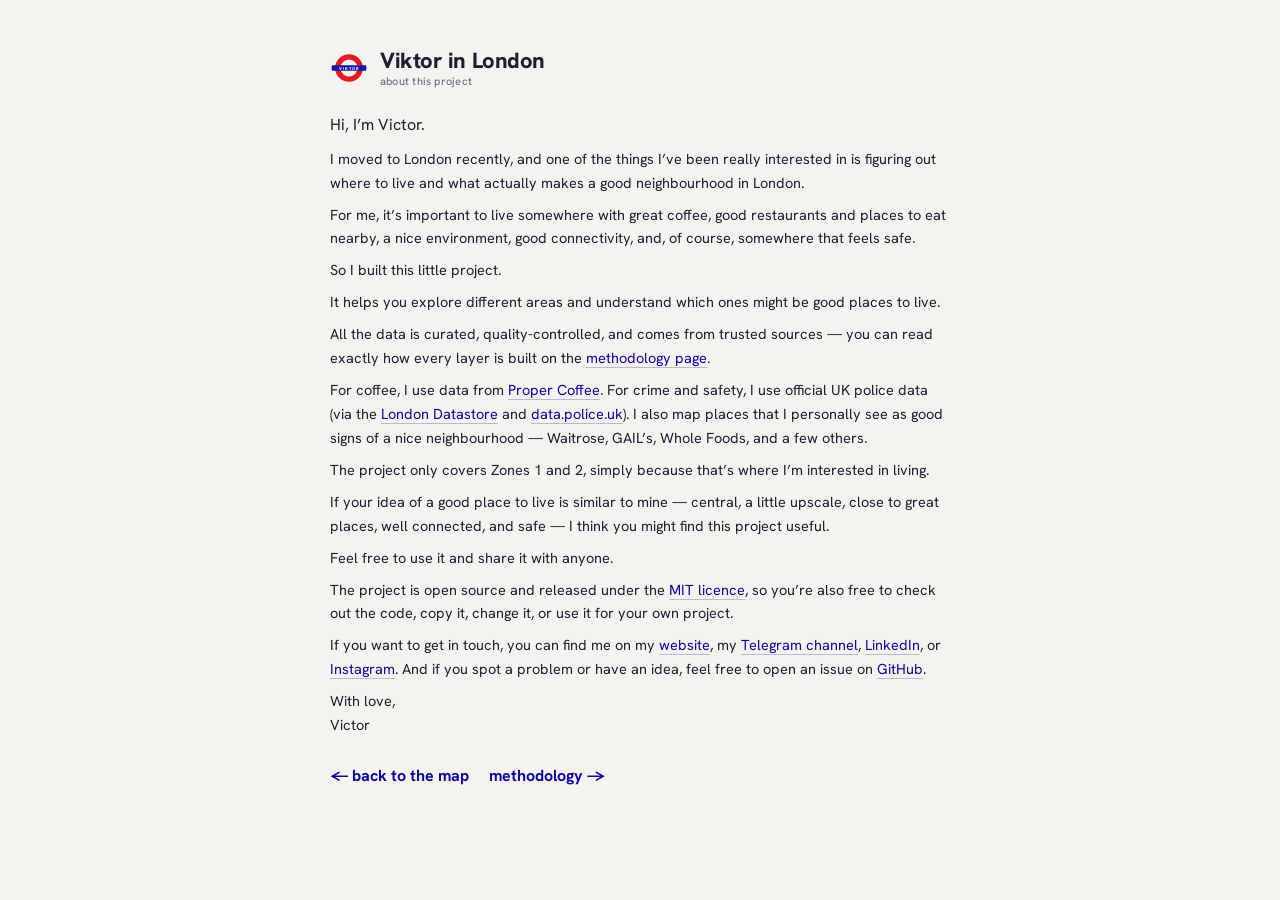
<file: about.html>
<!DOCTYPE html>
<html lang="en">
<head>
  <meta charset="utf-8">
  <meta name="viewport" content="width=device-width, initial-scale=1">
  <title>About — Viktor in London</title>
  <meta name="description" content="Why this map exists — a personal project about finding a good place to live in London.">
  <link rel="icon" href="img/apple-touch-icon.png" type="image/png">
  <link rel="apple-touch-icon" href="img/apple-touch-icon.png">
  <link rel="preconnect" href="https://fonts.googleapis.com">
  <link rel="preconnect" href="https://fonts.gstatic.com" crossorigin>
  <link href="https://fonts.googleapis.com/css2?family=Hanken+Grotesk:wght@400;500;600;700;800&display=swap" rel="stylesheet">
  <link rel="stylesheet" href="css/style.css">
</head>
<body class="about-page">
  <main class="about">
    <div class="brand">
      <svg class="mark" viewBox="0 0 100 100" aria-hidden="true">
        <circle cx="50" cy="50" r="29.5" fill="none" stroke="#e21b22" stroke-width="14"/>
        <rect x="4.5" y="42.5" width="91" height="15" rx="2.8" fill="#1418a8"/>
        <text x="51" y="50.6" text-anchor="middle" dominant-baseline="central" font-size="11" font-weight="800" letter-spacing="2.2" fill="#fff" font-family="Hanken Grotesk, Arial, sans-serif">VIKTOR</text>
      </svg>
      <div class="brand-text">
        <h1>Viktor in London</h1>
        <div class="sub">about this project</div>
      </div>
    </div>

    <p class="lede">Hi, I’m Victor.</p>

    <p>I moved to London recently, and one of the things I’ve been really
    interested in is figuring out where to live and what actually makes a good
    neighbourhood in London.</p>

    <p>For me, it’s important to live somewhere with great coffee, good
    restaurants and places to eat nearby, a nice environment, good
    connectivity, and, of course, somewhere that feels safe.</p>

    <p>So I built this little project.</p>

    <p>It helps you explore different areas and understand which ones might be
    good places to live.</p>

    <p>All the data is curated, quality-controlled, and comes from trusted
    sources — you can read exactly how every layer is built on the
    <a href="methodology.html">methodology page</a>.</p>

    <p>For coffee, I use data from
    <a href="https://propercoffee.app/">Proper Coffee</a>. For crime and
    safety, I use official UK police data (via the
    <a href="https://data.london.gov.uk/dataset/recorded_crime_summary">London
    Datastore</a> and <a href="https://data.police.uk/">data.police.uk</a>).
    I also map places that I personally see as good signs of a nice
    neighbourhood — Waitrose, GAIL’s, Whole Foods, and a few others.</p>

    <p>The project only covers Zones 1 and 2, simply because that’s where I’m
    interested in living.</p>

    <p>If your idea of a good place to live is similar to mine — central, a
    little upscale, close to great places, well connected, and safe — I think
    you might find this project useful.</p>

    <p>Feel free to use it and share it with anyone.</p>

    <p>The project is open source and released under the
    <a href="https://github.com/jkee/viktor-in-london/blob/main/LICENSE">MIT
    licence</a>, so you’re also free to check out the code, copy it, change
    it, or use it for your own project.</p>

    <p>If you want to get in touch, you can find me on my
    <a href="https://vitya.ai/">website</a>, my
    <a href="https://t.me/singularityfm">Telegram channel</a>,
    <a href="https://www.linkedin.com/in/tarnavsky/">LinkedIn</a>, or
    <a href="https://www.instagram.com/suicidecoding/">Instagram</a>.
    And if you spot a problem or have an idea, feel free to open an issue on
    <a href="https://github.com/jkee/viktor-in-london">GitHub</a>.</p>

    <p>With love,<br>Victor</p>

    <a class="back-link" href="/">← back to the map</a>
    <a class="back-link" href="methodology.html" style="margin-left:16px">methodology →</a>
  </main>
</body>
</html>
</file>
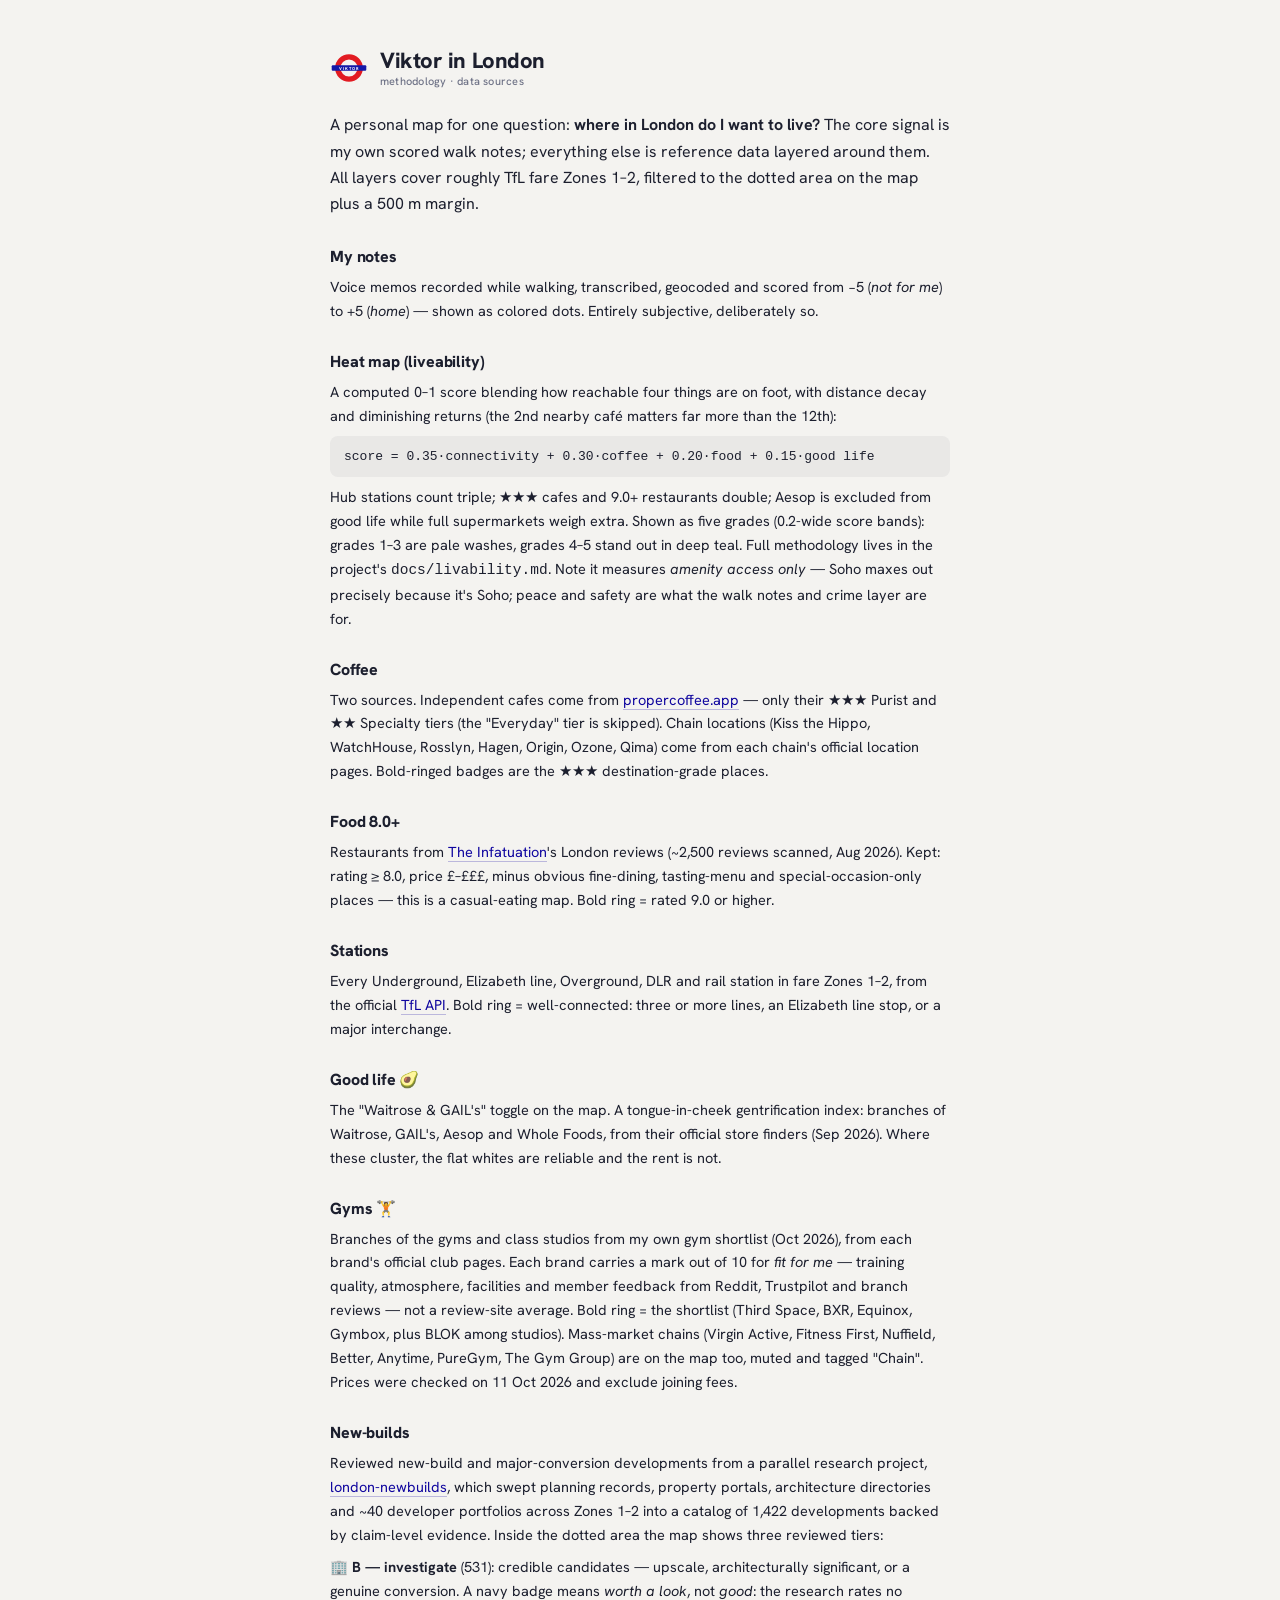
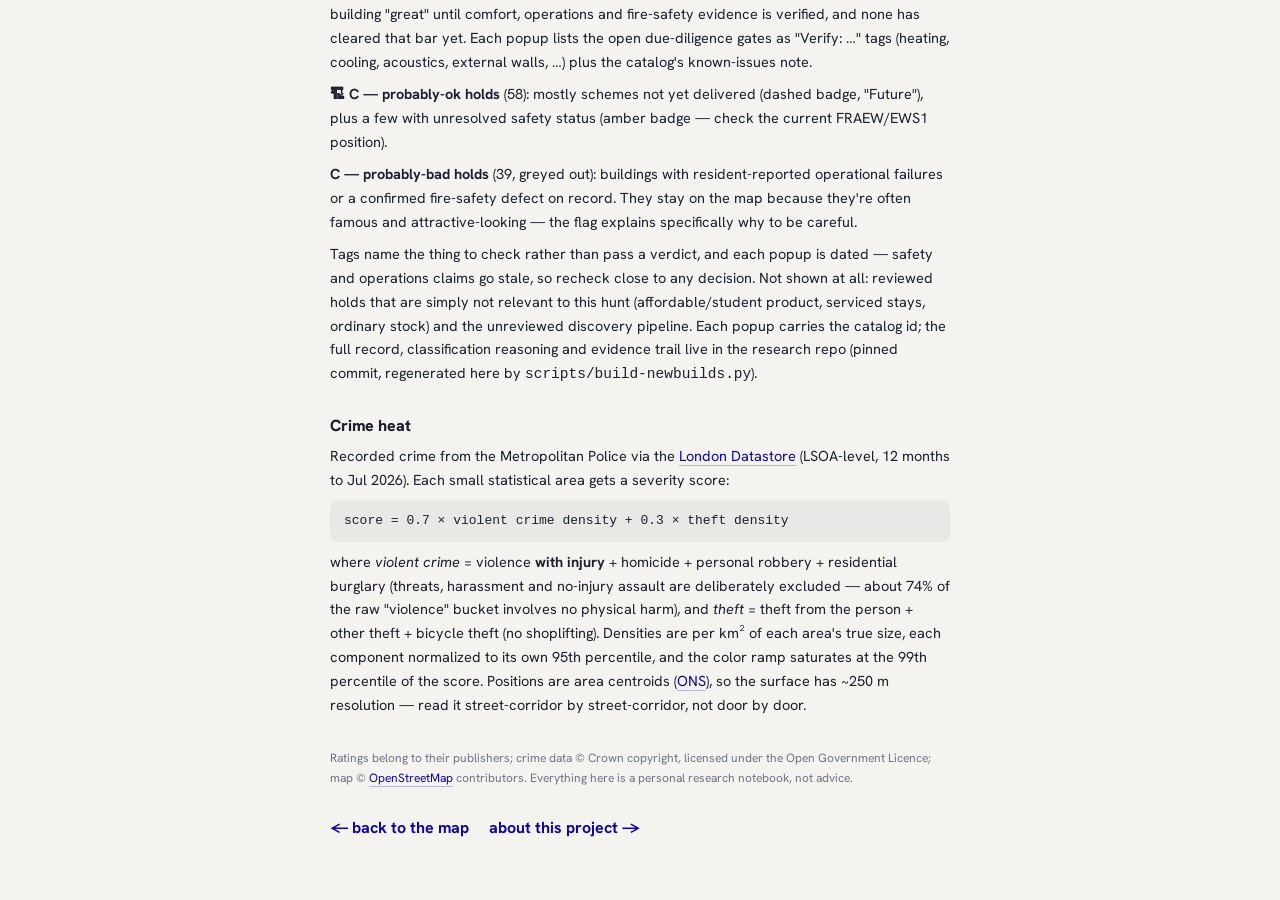
<file: methodology.html>
<!DOCTYPE html>
<html lang="en">
<head>
  <meta charset="utf-8">
  <meta name="viewport" content="width=device-width, initial-scale=1">
  <title>Methodology — Viktor in London</title>
  <meta name="description" content="How every layer of the Viktor in London map is built, and where the data comes from.">
  <meta name="theme-color" content="#10069f">
  <link rel="canonical" href="https://viktor-in-london.uk/methodology.html">
  <meta property="og:type" content="website">
  <meta property="og:site_name" content="Viktor in London">
  <meta property="og:title" content="Methodology — Viktor in London">
  <meta property="og:description" content="How every layer of the Viktor in London map is built, and where the data comes from.">
  <meta property="og:url" content="https://viktor-in-london.uk/methodology.html">
  <meta property="og:image" content="https://viktor-in-london.uk/img/og-image.jpg">
  <meta property="og:image:width" content="1200">
  <meta property="og:image:height" content="630">
  <meta property="og:image:alt" content="Map of central London with a teal liveability heat map and coffee, food and station badges">
  <meta name="twitter:card" content="summary_large_image">
  <link rel="icon" href="img/apple-touch-icon.png" type="image/png">
  <link rel="apple-touch-icon" href="img/apple-touch-icon.png">
  <link rel="preconnect" href="https://fonts.googleapis.com">
  <link rel="preconnect" href="https://fonts.gstatic.com" crossorigin>
  <link href="https://fonts.googleapis.com/css2?family=Hanken+Grotesk:wght@400;500;600;700;800&display=swap" rel="stylesheet">
  <link rel="stylesheet" href="css/style.css">
</head>
<body class="about-page">
  <main class="about">
    <div class="brand">
      <svg class="mark" viewBox="0 0 100 100" aria-hidden="true">
        <circle cx="50" cy="50" r="29.5" fill="none" stroke="#e21b22" stroke-width="14"/>
        <rect x="4.5" y="42.5" width="91" height="15" rx="2.8" fill="#1418a8"/>
        <text x="51" y="50.6" text-anchor="middle" dominant-baseline="central" font-size="11" font-weight="800" letter-spacing="2.2" fill="#fff" font-family="Hanken Grotesk, Arial, sans-serif">VIKTOR</text>
      </svg>
      <div class="brand-text">
        <h1>Viktor in London</h1>
        <div class="sub">methodology &middot; data sources</div>
      </div>
    </div>

    <p class="lede">
      A personal map for one question: <strong>where in London do I want to live?</strong>
      The core signal is my own scored walk notes; everything else is reference data
      layered around them. All layers cover roughly TfL fare Zones 1–2, filtered to
      the dotted area on the map plus a 500&nbsp;m margin.
    </p>

    <section>
      <h2>My notes</h2>
      <p>Voice memos recorded while walking, transcribed, geocoded and scored from
      −5 (<em>not for me</em>) to +5 (<em>home</em>) — shown as colored dots.
      Entirely subjective, deliberately so.</p>
    </section>

    <section>
      <h2>Heat map (liveability)</h2>
      <p>A computed 0–1 score blending how reachable four things are on foot,
      with distance decay and diminishing returns (the 2nd nearby café matters
      far more than the 12th):</p>
      <p class="formula">score = 0.35·connectivity + 0.30·coffee + 0.20·food + 0.15·good&nbsp;life</p>
      <p>Hub stations count triple; ★★★ cafes and 9.0+ restaurants double;
      Aesop is excluded from good life while full supermarkets weigh extra.
      Shown as five grades (0.2-wide score bands): grades 1–3 are pale washes,
      grades 4–5 stand out in deep teal. Full
      methodology lives in the project's <code>docs/livability.md</code>.
      Note it measures <em>amenity access only</em> — Soho maxes out precisely
      because it's Soho; peace and safety are what the walk notes and crime
      layer are for.</p>
    </section>

    <section>
      <h2>Coffee</h2>
      <p>Two sources. Independent cafes come from
      <a href="https://propercoffee.app/london">propercoffee.app</a> — only their
      ★★★&nbsp;Purist and ★★&nbsp;Specialty tiers (the "Everyday" tier is skipped).
      Chain locations (Kiss the Hippo, WatchHouse, Rosslyn, Hagen, Origin, Ozone,
      Qima) come from each chain's official location pages. Bold-ringed badges are
      the ★★★ destination-grade places.</p>
    </section>

    <section>
      <h2>Food 8.0+</h2>
      <p>Restaurants from <a href="https://www.theinfatuation.com/london">The
      Infatuation</a>'s London reviews (~2,500 reviews scanned, Aug&nbsp;2026).
      Kept: rating ≥ 8.0, price £–£££, minus obvious fine-dining, tasting-menu and
      special-occasion-only places — this is a casual-eating map. Bold ring =
      rated 9.0 or higher.</p>
    </section>

    <section>
      <h2>Stations</h2>
      <p>Every Underground, Elizabeth line, Overground, DLR and rail station in
      fare Zones 1–2, from the official
      <a href="https://api.tfl.gov.uk">TfL API</a>. Bold ring = well-connected:
      three or more lines, an Elizabeth line stop, or a major interchange.</p>
    </section>

    <section>
      <h2>Good life 🥑</h2>
      <p>The "Waitrose &amp; GAIL's" toggle on the map. A tongue-in-cheek
      gentrification index: branches of Waitrose,
      GAIL's, Aesop and Whole Foods, from their official store finders
      (Sep&nbsp;2026). Where these cluster, the flat whites are reliable and the
      rent is not.</p>
    </section>

    <section id="gyms">
      <h2>Gyms 🏋</h2>
      <p>Branches of the gyms and class studios from my own gym shortlist
      (Oct&nbsp;2026), from each brand's official club pages. Each brand carries
      a mark out of 10 for <em>fit for me</em> — training quality, atmosphere,
      facilities and member feedback from Reddit, Trustpilot and branch
      reviews — not a review-site average. Bold ring = the shortlist (Third
      Space, BXR, Equinox, Gymbox, plus BLOK among studios). Mass-market chains
      (Virgin Active, Fitness First, Nuffield, Better, Anytime, PureGym, The Gym
      Group) are on the map too, muted and tagged "Chain". Prices were checked
      on 11&nbsp;Oct&nbsp;2026 and exclude joining fees.</p>
    </section>

    <section>
      <h2>New-builds</h2>
      <p>Reviewed new-build and major-conversion developments from a parallel
      research project,
      <a href="https://github.com/jkee/london-newbuilds">london-newbuilds</a>,
      which swept planning records, property portals, architecture directories
      and ~40 developer portfolios across Zones 1–2 into a catalog of 1,422
      developments backed by claim-level evidence. Inside the dotted area the
      map shows three reviewed tiers:</p>
      <p><strong>🏢 B — investigate</strong> (531): credible candidates —
      upscale, architecturally significant, or a genuine conversion. A navy
      badge means <em>worth a look</em>, not <em>good</em>: the research rates
      no building "great" until comfort, operations and fire-safety evidence is
      verified, and none has cleared that bar yet. Each popup lists the open
      due-diligence gates as "Verify: …" tags (heating, cooling, acoustics,
      external walls, …) plus the catalog's known-issues note.</p>
      <p><strong>🏗 C — probably-ok holds</strong> (58): mostly schemes not yet
      delivered (dashed badge, "Future"), plus a few with unresolved safety
      status (amber badge — check the current FRAEW/EWS1 position).</p>
      <p><strong>C — probably-bad holds</strong> (39, greyed out): buildings
      with resident-reported operational failures or a confirmed fire-safety
      defect on record. They stay on the map because they're often famous and
      attractive-looking — the flag explains specifically why to be careful.</p>
      <p>Tags name the thing to check rather than pass a verdict, and each
      popup is dated — safety and operations claims go stale, so recheck close
      to any decision. Not shown at all: reviewed holds that are simply not
      relevant to this hunt (affordable/student product, serviced stays,
      ordinary stock) and the unreviewed discovery pipeline. Each popup carries
      the catalog id; the full record, classification reasoning and evidence
      trail live in the research repo (pinned commit, regenerated here by
      <code>scripts/build-newbuilds.py</code>).</p>
    </section>

    <section>
      <h2>Crime heat</h2>
      <p>Recorded crime from the Metropolitan Police via the
      <a href="https://data.london.gov.uk/dataset/recorded_crime_summary">London
      Datastore</a> (LSOA-level, 12 months to Jul&nbsp;2026). Each small
      statistical area gets a severity score:</p>
      <p class="formula">score = 0.7 × violent&nbsp;crime&nbsp;density + 0.3 × theft&nbsp;density</p>
      <p>where <em>violent crime</em> = violence <strong>with injury</strong> +
      homicide + personal robbery + residential burglary (threats, harassment and
      no-injury assault are deliberately excluded — about 74% of the raw "violence"
      bucket involves no physical harm), and <em>theft</em> = theft from the person
      + other theft + bicycle theft (no shoplifting). Densities are per km² of each
      area's true size, each component normalized to its own 95th percentile, and
      the color ramp saturates at the 99th percentile of the score. Positions are
      area centroids (<a href="https://geoportal.statistics.gov.uk">ONS</a>), so
      the surface has ~250&nbsp;m resolution — read it street-corridor by street-corridor,
      not door by door.</p>
    </section>

    <p class="disclaimer">
      Ratings belong to their publishers; crime data © Crown copyright, licensed
      under the Open Government Licence; map ©
      <a href="https://www.openstreetmap.org/copyright">OpenStreetMap</a> contributors.
      Everything here is a personal research notebook, not advice.
    </p>

    <a class="back-link" href="/">← back to the map</a>
    <a class="back-link" href="about.html" style="margin-left:16px">about this project →</a>
  </main>
</body>
</html>
</file>
<file: css/style.css>
:root {
  --navy: #10069f;
  --red: #dc241f;
  --ink: #1c1f2e;
  --muted: #6f7387;
  --line: rgba(28, 31, 46, 0.08);
}

html, body {
  margin: 0;
  padding: 0;
  height: 100%;
  font-family: "Hanken Grotesk", -apple-system, BlinkMacSystemFont, "Segoe UI", sans-serif;
  color: var(--ink);
}

#map {
  position: absolute;
  inset: 0;
  background: #e8e8e4;
}

/* ---------- Panel ---------- */

.panel {
  position: absolute;
  top: 16px;
  right: 16px;
  z-index: 1000;
  width: 248px;
  padding: 20px 20px 16px;
  background: rgba(255, 255, 255, 0.8);
  -webkit-backdrop-filter: blur(20px) saturate(1.4);
  backdrop-filter: blur(20px) saturate(1.4);
  border: 1px solid rgba(255, 255, 255, 0.6);
  border-radius: 18px;
  box-shadow: 0 12px 40px rgba(16, 20, 60, 0.14), 0 1px 3px rgba(16, 20, 60, 0.08);
}

.brand {
  display: flex;
  align-items: center;
  gap: 12px;
  margin-bottom: 14px;
}

/* the VIKTOR roundel mark */
.mark {
  flex: none;
  width: 38px;
  height: 38px;
}

.mark--small {
  width: 28px;
  height: 28px;
}

.brand-text h1 {
  margin: 0;
  font-size: 17px;
  font-weight: 800;
  letter-spacing: -0.02em;
  line-height: 1.15;
}

.sub {
  font-size: 11px;
  font-weight: 500;
  color: var(--muted);
  letter-spacing: 0.02em;
  margin-top: 1px;
}

/* ---------- Toggle rows ---------- */

.rows {
  display: flex;
  flex-direction: column;
}

.row {
  display: flex;
  align-items: center;
  padding: 7px 0;
  cursor: pointer;
  user-select: none;
}

.row .txt {
  font-size: 13.5px;
  font-weight: 600;
  letter-spacing: -0.01em;
}

/* indented filter row under a layer, shown only while that layer is on */
.row.sub {
  padding: 2px 0 7px 14px;
}

.row.sub[hidden] {
  display: none;
}

.row.sub .txt {
  font-size: 12px;
  font-weight: 500;
  color: var(--muted);
}

.row.sub .sw {
  width: 28px;
  height: 16px;
  border-radius: 8px;
}

.row.sub .sw::after {
  width: 12px;
  height: 12px;
}

/* tiny uppercase pill for layers still in beta */
.beta {
  font-size: 8.5px;
  font-weight: 700;
  font-style: normal;
  text-transform: uppercase;
  letter-spacing: 0.6px;
  color: #dc241f;
  border: 1px solid currentColor;
  border-radius: 999px;
  padding: 0.5px 5px 1px;
  vertical-align: 1.5px;
}

/* small cursive source tag next to a layer name */
.src {
  font-size: 10px;
  font-weight: 500;
  font-style: italic;
  letter-spacing: 0;
  color: var(--muted);
}

.src a {
  color: inherit;
  text-decoration: none;
  border-bottom: 1px dotted currentColor;
}

.src a:hover {
  color: var(--navy);
}

/* visually hidden but still focusable, so the toggles work from the keyboard */
.row input {
  position: absolute;
  width: 1px;
  height: 1px;
  margin: -1px;
  padding: 0;
  border: 0;
  overflow: hidden;
  clip-path: inset(50%);
  white-space: nowrap;
}

.sw {
  margin-left: auto;
  flex: none;
  width: 34px;
  height: 20px;
  border-radius: 10px;
  background: rgba(28, 31, 46, 0.16);
  position: relative;
  transition: background 0.18s ease;
}

.sw::after {
  content: "";
  position: absolute;
  top: 2px;
  left: 2px;
  width: 16px;
  height: 16px;
  border-radius: 50%;
  background: #fff;
  box-shadow: 0 1px 3px rgba(0, 0, 0, 0.25);
  transition: transform 0.18s ease;
}

.row input:focus-visible ~ .sw {
  outline: 2px solid var(--navy);
  outline-offset: 2px;
}

.row input:checked ~ .sw {
  background: var(--navy);
}

.row input:checked ~ .sw::after {
  transform: translateX(14px);
}

.row.sub input:checked ~ .sw::after {
  transform: translateX(12px);
}

.row:hover .sw {
  filter: brightness(1.08);
}

.divider {
  height: 1px;
  background: var(--line);
  margin: 10px 0 12px;
}

/* ---------- Legend ---------- */

.legend[hidden] {
  display: none;
}

.legend {
  display: flex;
  align-items: center;
  gap: 8px;
  margin-top: 12px;
}

/* the five stops mirror CONFIG.livability.grades in js/app.js — keep in sync */
.legend-bar {
  flex: 1;
  height: 6px;
  border-radius: 3px;
  background: linear-gradient(to right,
    rgb(214, 237, 233) 0 20%,
    rgb(178, 220, 213) 20% 40%,
    rgb(135, 199, 189) 40% 60%,
    rgb(26, 138, 126) 60% 80%,
    rgb(4, 92, 84) 80% 100%);
}

.legend-label {
  font-size: 10px;
  font-weight: 700;
  text-transform: uppercase;
  letter-spacing: 0.07em;
  color: var(--muted);
}

/* ---------- Mobile: panel collapsed behind the roundel button ---------- */

.panel-toggle {
  display: none;
  position: absolute;
  top: 12px;
  right: 12px;
  z-index: 1001;
  width: 46px;
  height: 46px;
  align-items: center;
  justify-content: center;
  border: 1px solid rgba(255, 255, 255, 0.6);
  border-radius: 50%;
  background: rgba(255, 255, 255, 0.85);
  -webkit-backdrop-filter: blur(16px);
  backdrop-filter: blur(16px);
  box-shadow: 0 6px 24px rgba(16, 20, 60, 0.18);
  cursor: pointer;
  padding: 0;
}

@media (max-width: 640px) {
  .panel-toggle {
    display: flex;
  }

  .panel {
    display: none;
    top: 68px;
    right: 12px;
    left: auto;
    width: min(248px, calc(100vw - 24px));
    max-height: calc(100vh - 84px);
    overflow-y: auto;
  }

  .panel.open {
    display: block;
  }
}

.panel-links {
  display: flex;
  gap: 14px;
}

.about-link {
  display: block;
  margin-top: 12px;
  font-size: 11px;
  font-weight: 700;
  font-style: italic;
  color: var(--muted);
  text-decoration: none;
}

.about-link:hover {
  color: var(--navy);
}

.gh-link {
  display: flex;
  align-items: center;
  margin-top: 12px;
  margin-left: auto;
  color: var(--muted);
}

.gh-link:hover {
  color: var(--navy);
}

/* ---------- About page ---------- */

.about-page {
  overflow: auto;
  background: #f4f3f0;
}

.about {
  max-width: 620px;
  margin: 0 auto;
  padding: 48px 24px 64px;
}

.about .brand {
  margin-bottom: 24px;
}

.about h1 {
  font-size: 22px;
}

.about h2 {
  font-size: 16px;
  font-weight: 800;
  letter-spacing: -0.01em;
  margin: 28px 0 6px;
}

.about p {
  font-size: 14.5px;
  line-height: 1.65;
  margin: 8px 0;
  color: var(--ink);
}

.about .lede {
  font-size: 16px;
}

.about a {
  color: var(--navy);
  text-decoration: none;
  border-bottom: 1px solid rgba(16, 6, 159, 0.25);
}

.about a:hover {
  border-bottom-color: var(--navy);
}

.about .formula {
  font-family: ui-monospace, "SF Mono", Menlo, monospace;
  font-size: 13px;
  background: rgba(28, 31, 46, 0.05);
  padding: 10px 14px;
  border-radius: 8px;
}

.about .disclaimer {
  margin-top: 32px;
  font-size: 12px;
  color: var(--muted);
}

.about .back-link {
  display: inline-block;
  margin-top: 20px;
  font-weight: 700;
  border: none;
}

/* ---------- "Show me" locate button ---------- */

.locate-btn {
  position: absolute;
  bottom: 28px;
  right: 12px;
  z-index: 1001;
  width: 46px;
  height: 46px;
  display: flex;
  align-items: center;
  justify-content: center;
  border: 1px solid rgba(255, 255, 255, 0.6);
  border-radius: 50%;
  background: rgba(255, 255, 255, 0.85);
  -webkit-backdrop-filter: blur(16px);
  backdrop-filter: blur(16px);
  box-shadow: 0 6px 24px rgba(16, 20, 60, 0.18);
  cursor: pointer;
  padding: 0;
  color: var(--navy);
}

.locate-btn:hover {
  background: #fff;
}

.locate-btn.locating svg {
  animation: locate-pulse 1s ease-in-out infinite;
}

@keyframes locate-pulse {
  50% { opacity: 0.3; }
}

/* the "you are here" dot */
.me-dot {
  background: var(--navy);
  border: 3px solid #fff;
  border-radius: 50%;
  box-shadow: 0 0 0 0 rgba(16, 6, 159, 0.45);
  animation: me-pulse 2s ease-out infinite;
}

@keyframes me-pulse {
  0% { box-shadow: 0 0 0 0 rgba(16, 6, 159, 0.45); }
  70% { box-shadow: 0 0 0 14px rgba(16, 6, 159, 0); }
  100% { box-shadow: 0 0 0 0 rgba(16, 6, 159, 0); }
}

/* ---------- Toast ---------- */

.toast {
  position: absolute;
  bottom: 24px;
  left: 50%;
  transform: translateX(-50%) translateY(8px);
  z-index: 1002;
  background: rgba(28, 31, 46, 0.92);
  color: #fff;
  font-size: 12.5px;
  font-weight: 600;
  padding: 9px 16px;
  border-radius: 10px;
  opacity: 0;
  pointer-events: none;
  transition: opacity 0.25s ease, transform 0.25s ease;
  max-width: 86vw;
  text-align: center;
}

.toast.show {
  opacity: 1;
  transform: translateX(-50%) translateY(0);
}

/* ---------- Marker badges ----------
   .badge is the shared round emoji chip; each layer has a color variant,
   and a "-bold" variant marks the top tier (★★★ cafes, 9.0+ food, hub stations). */

.badge {
  font-size: 11px;
  line-height: 18px;
  text-align: center;
  background: rgba(255, 255, 255, 0.94);
  border-radius: 50%;
  box-shadow: 0 1px 4px rgba(16, 20, 60, 0.28);
}

.badge--coffee { border: 1px solid #b08968; font-size: 12px; }
.badge--coffee-bold { border: 2px solid #7f4f24; background: #fff3e0; }

.badge--food { border: 1px solid #845ef7; }
.badge--food-bold { border: 2px solid #5f3dc4; background: #f3f0ff; }

.badge--station { border: 1px solid #4263eb; }
.badge--station-bold { border: 2px solid var(--navy); background: #edf2ff; }

.badge--wealth { border: 1px solid #74a12e; background: #f7fbe8; }

.badge--gym { border: 1px solid #d6336c; background: #fff0f6; }
.badge--gym-bold { border: 2px solid #a61e4d; background: #ffdeeb; }
.badge--gym-chain { border: 1px solid #adb5bd; background: #f8f9fa; }

.badge--newbuilds { border: 1px solid var(--navy); background: #eef0ff; }
.badge--newbuilds-future { border: 1px dashed var(--navy); background: #eef0ff; }
.badge--newbuilds-warn { border: 2px solid #e8590c; background: #fff4e6; }
.badge--newbuilds-bad { border: 1px solid #adb5bd; background: #f1f3f5; filter: grayscale(1); opacity: 0.75; }
.badge--newbuilds-muted { border: 1px dashed #adb5bd; background: #f8f9fa; }

/* ---------- Leaflet chrome ---------- */

.leaflet-container {
  font-family: "Hanken Grotesk", -apple-system, sans-serif;
}

.leaflet-control-zoom {
  border: none !important;
  border-radius: 12px;
  overflow: hidden;
  box-shadow: 0 6px 24px rgba(16, 20, 60, 0.16) !important;
}

.leaflet-control-zoom a {
  width: 34px !important;
  height: 34px !important;
  line-height: 34px !important;
  font-size: 17px;
  font-weight: 600;
  color: var(--ink) !important;
  background: rgba(255, 255, 255, 0.9) !important;
  -webkit-backdrop-filter: blur(12px);
  backdrop-filter: blur(12px);
  border: none !important;
}

.leaflet-control-zoom a:hover {
  background: #fff !important;
  color: var(--navy) !important;
}

.leaflet-control-attribution {
  background: rgba(255, 255, 255, 0.7) !important;
  -webkit-backdrop-filter: blur(8px);
  backdrop-filter: blur(8px);
  font-size: 9px !important;
  color: var(--muted) !important;
  border-radius: 8px 0 0 0;
}

.leaflet-control-scale-line {
  font-family: "Hanken Grotesk", -apple-system, sans-serif;
  font-size: 10px;
  font-weight: 700;
  letter-spacing: 0.04em;
  color: var(--ink);
  background: rgba(255, 255, 255, 0.75) !important;
  -webkit-backdrop-filter: blur(8px);
  backdrop-filter: blur(8px);
  border: 1.5px solid var(--ink) !important;
  border-top: none !important;
  border-radius: 0 0 6px 6px;
  padding: 2px 6px 1px;
  box-shadow: 0 2px 8px rgba(16, 20, 60, 0.12);
}

/* ---------- Popups ---------- */

.leaflet-popup-content-wrapper {
  border-radius: 14px;
  box-shadow: 0 12px 36px rgba(16, 20, 60, 0.2);
  padding: 4px 2px;
}

.leaflet-popup-content {
  margin: 10px 14px;
  font-family: "Hanken Grotesk", -apple-system, sans-serif;
  font-size: 13px;
  line-height: 1.45;
}

.leaflet-popup-tip {
  box-shadow: 0 2px 8px rgba(16, 20, 60, 0.12);
}

.note-popup {
  max-width: 240px;
}

.note-popup .score {
  font-weight: 700;
  font-size: 13.5px;
  letter-spacing: -0.01em;
  margin-bottom: 3px;
}

.note-popup .score a {
  color: var(--navy);
  text-decoration: none;
  border-bottom: 1px dotted currentColor;
}

/* new-builds popup tags: "verify before committing" vs. red warnings,
 * plus the longer known-issues note in smaller muted text */
.note-popup .tag {
  font-size: 11px;
  font-weight: 700;
  color: var(--navy);
  margin: 2px 0;
}

.note-popup .warn {
  font-size: 11.5px;
  font-weight: 700;
  color: #c92a2a;
  margin: 2px 0;
}

.note-popup .issue {
  font-size: 11.5px;
  line-height: 1.45;
  color: var(--muted);
  margin-top: 5px;
}

.note-popup .date {
  color: var(--muted);
  font-size: 11px;
  margin-top: 6px;
}
</file>
